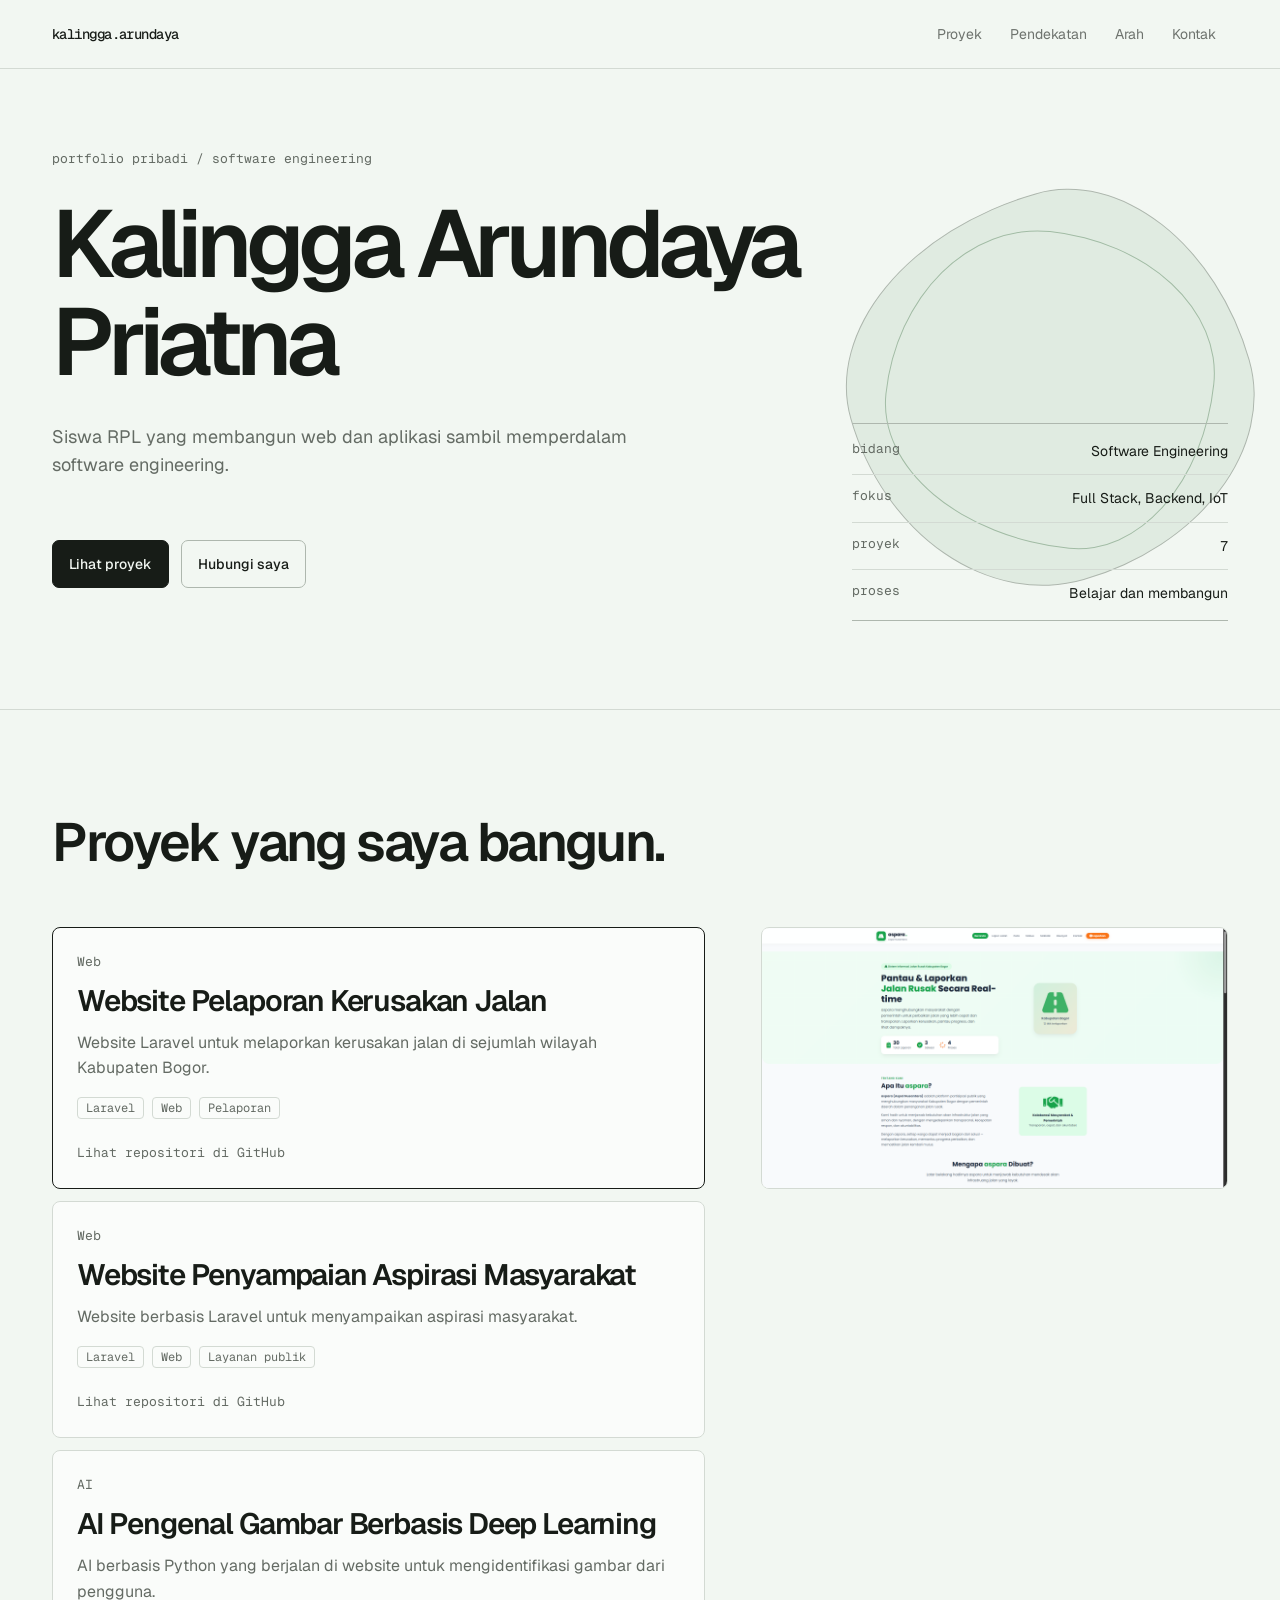
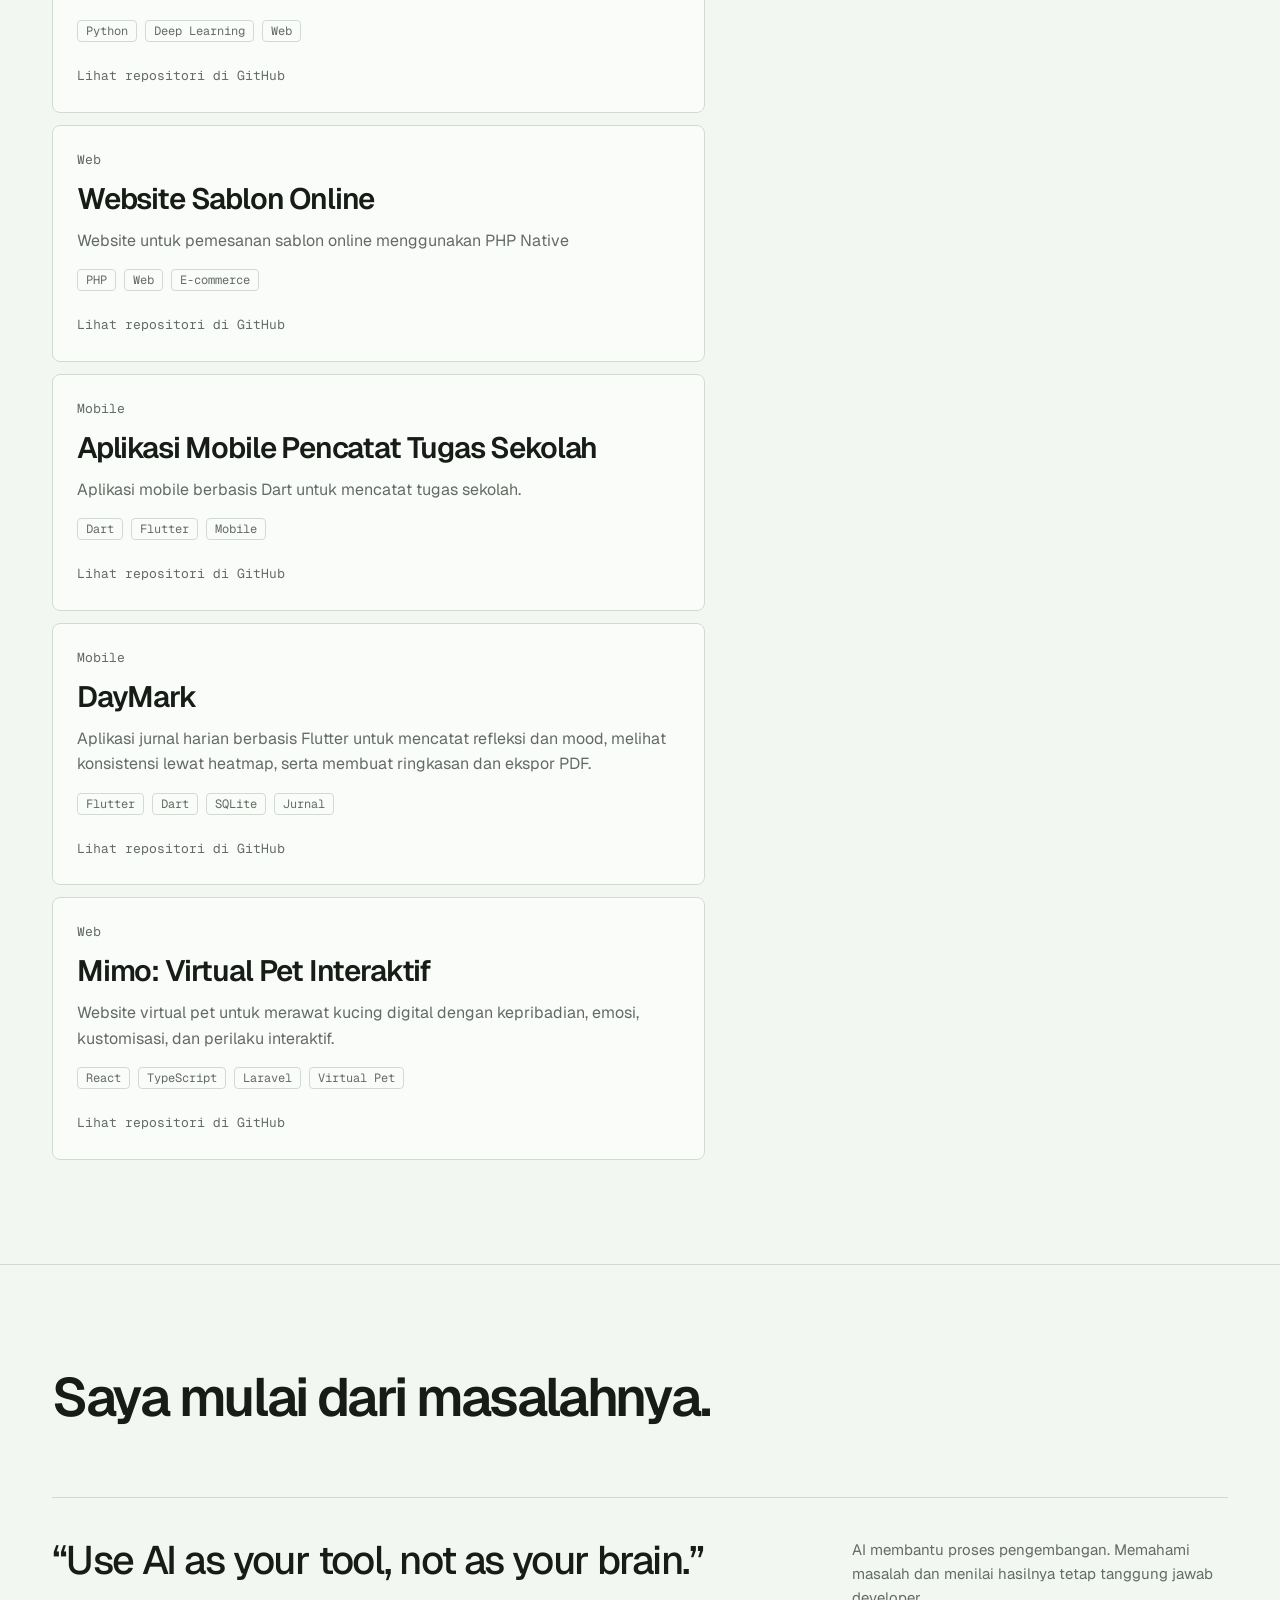
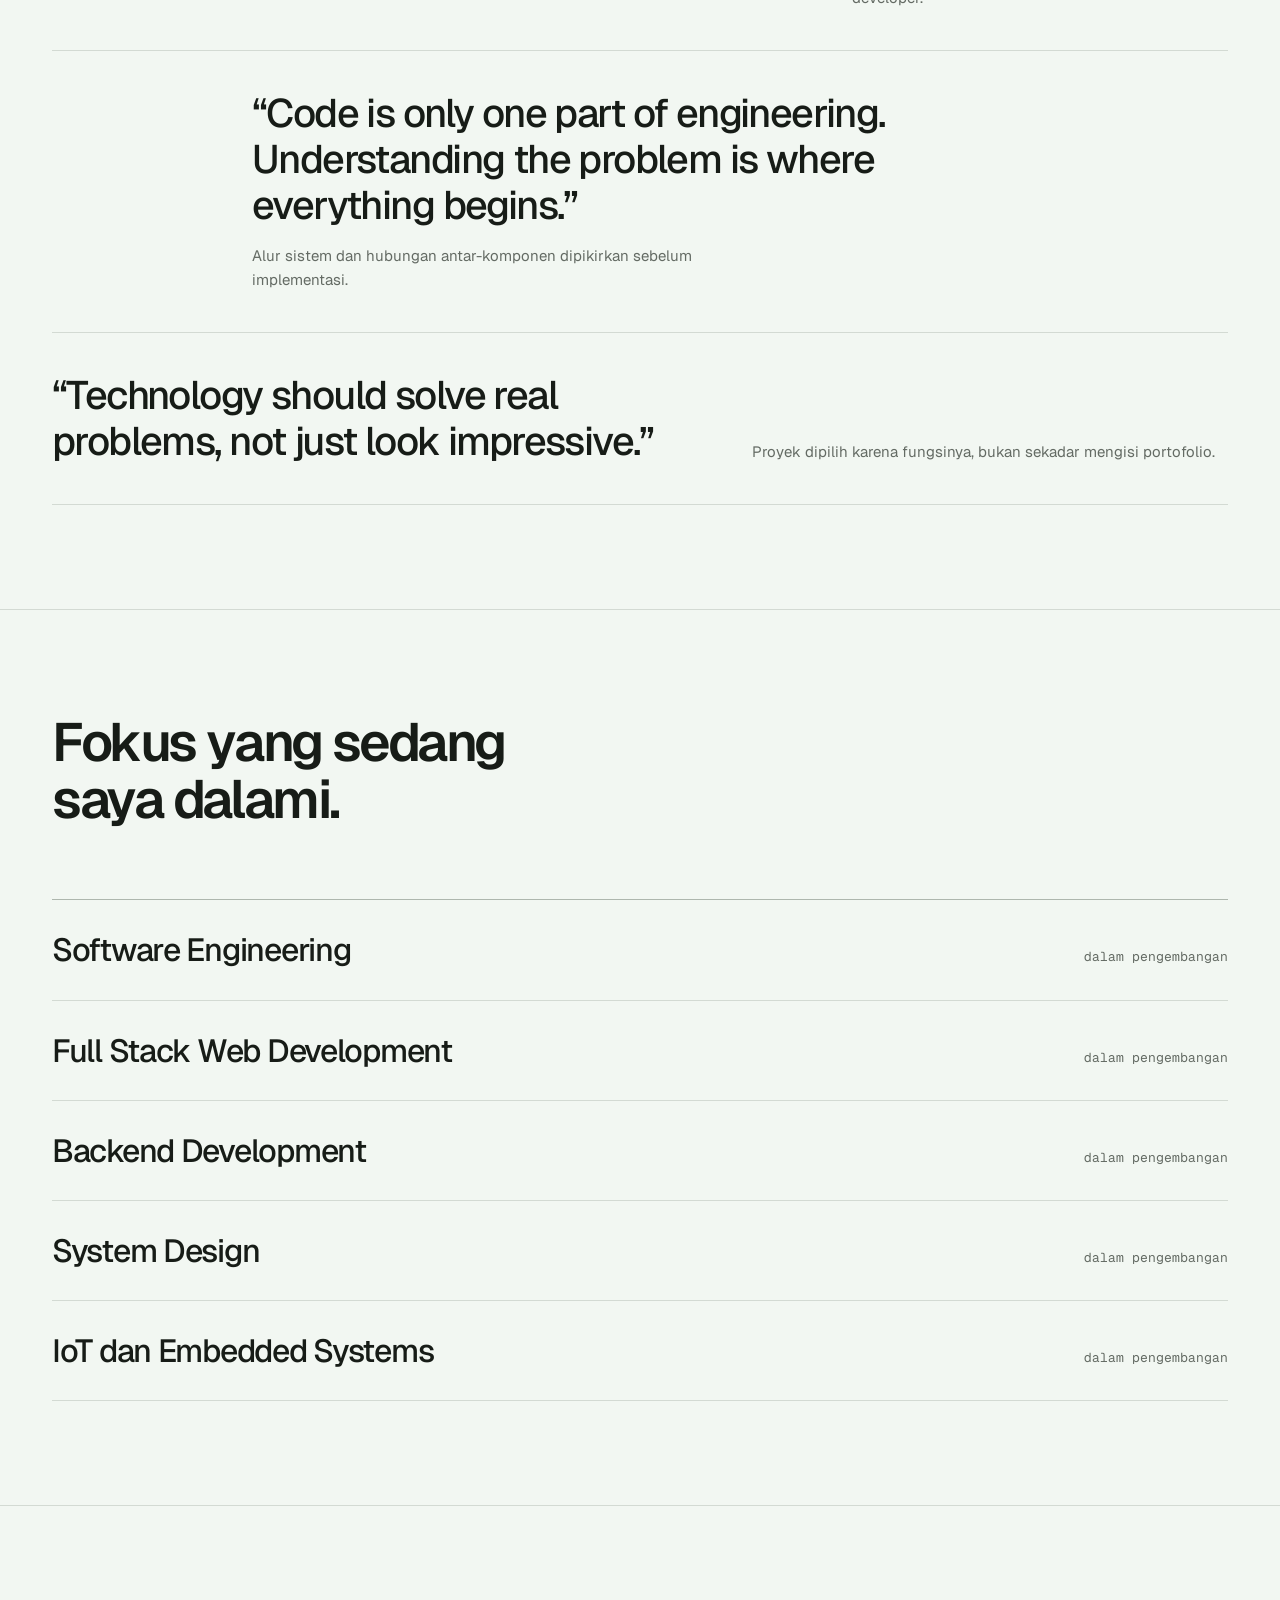
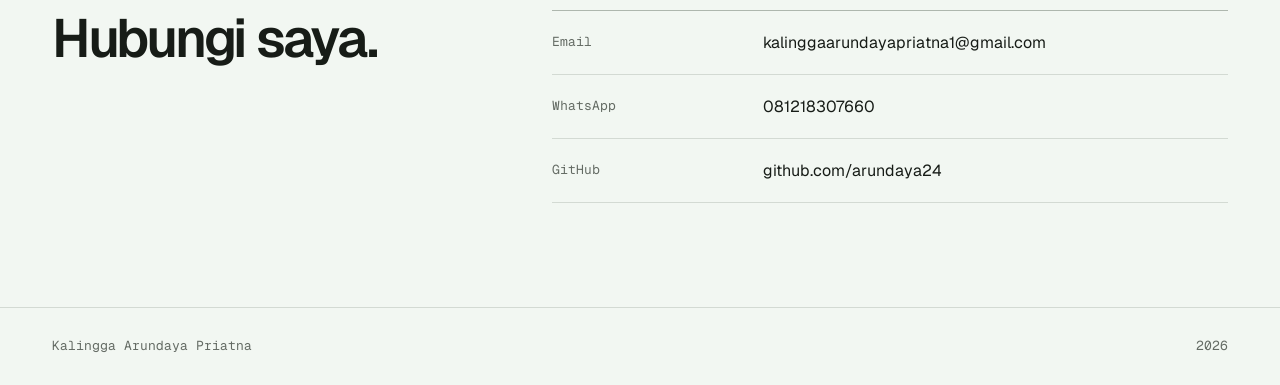
<file: index.html>
<!doctype html>
<html lang="id">
  <head>
    <meta charset="utf-8" />
    <meta name="viewport" content="width=device-width, initial-scale=1" />
    <title>Kalingga Arundaya Priatna | Portofolio</title>
    <meta
      name="description"
      content="Portofolio Kalingga Arundaya Priatna, siswa PPLG yang belajar software engineering lewat membangun web, aplikasi desktop, dan sistem IoT."
    />
    <link rel="preconnect" href="https://fonts.googleapis.com" />
    <link rel="preconnect" href="https://fonts.gstatic.com" crossorigin />
    <link
      href="https://fonts.googleapis.com/css2?family=Geist:wght@400;500;600&family=Geist+Mono:wght@400;500&display=swap"
      rel="stylesheet"
    />
    <link rel="stylesheet" href="style.css" />
    <script type="importmap">
      {
        "imports": {
          "three": "https://cdn.jsdelivr.net/npm/three@0.180.0/build/three.module.js",
          "three/addons/": "https://cdn.jsdelivr.net/npm/three@0.180.0/examples/jsm/"
        }
      }
    </script>
  </head>
  <body>
    <header>
      <div class="wrap">
        <a class="brand" href="#top">kalingga.arundaya</a>
        <nav aria-label="Navigasi utama">
          <a href="#proyek">Proyek</a>
          <a href="#pendekatan">Pendekatan</a>
          <a href="#arah">Arah</a>
          <a href="#kontak">Kontak</a>
        </nav>
      </div>
      <div class="progress" id="progress"></div>
    </header>

    <main id="top">
      <div class="hero">
        <div class="hero-visual" aria-hidden="true">
          <div class="hero-surface-fallback"></div>
          <canvas class="hero-canvas" id="scene"></canvas>
        </div>
        <div class="wrap hero-grid">
          <span class="status mono" data-reveal
            >portfolio pribadi / software engineering</span
          >
          <h1 aria-label="Kalingga Arundaya Priatna">
            <span class="line"
              ><span style="--i: 0">Kalingga Arundaya</span></span
            >
            <span class="line"><span style="--i: 1">Priatna</span></span>
          </h1>
          <p class="lead" data-reveal>
            Siswa RPL yang membangun web dan aplikasi sambil memperdalam
            software engineering.
          </p>
          <div class="actions" data-reveal style="--d: 80ms">
            <div class="mag" data-magnetic>
              <a class="btn btn-primary" href="#proyek">Lihat proyek</a>
            </div>
            <a class="btn" href="#kontak">Hubungi saya</a>
          </div>
          <dl class="meta" data-reveal style="--d: 160ms">
            <div>
              <dt>bidang</dt>
              <dd>Software Engineering</dd>
            </div>
            <div>
              <dt>fokus</dt>
              <dd>Full Stack, Backend, IoT</dd>
            </div>
            <div>
              <dt>proyek</dt>
              <dd class="num" id="count">7</dd>
            </div>
            <div>
              <dt>proses</dt>
              <dd>Belajar dan membangun</dd>
            </div>
          </dl>
        </div>
      </div>

      <section id="proyek">
        <div class="wrap">
          <div class="sec-head">
            <h2 data-reveal>Proyek yang saya bangun.</h2>
            <p class="lead" data-reveal>
              Aplikasi dan website untuk kebutuhan yang berbeda.
            </p>
          </div>
          <div class="work">
            <div id="projects"></div>
            <div
              class="preview"
              id="preview"
              role="group"
              aria-label="Pratinjau gambar proyek"
            ></div>
          </div>
        </div>
      </section>

      <section id="pendekatan">
        <div class="wrap">
          <div class="sec-head">
            <h2 data-reveal>Saya mulai dari masalahnya.</h2>
          </div>
          <div class="principles" id="principles"></div>
        </div>
      </section>

      <section id="arah">
        <div class="wrap">
          <div class="sec-head">
            <h2 data-reveal>Fokus yang sedang saya dalami.</h2>
          </div>
          <div class="focus" id="focus"></div>
        </div>
      </section>

      <section id="kontak">
        <div class="wrap contact-grid">
          <h2 data-reveal>Hubungi saya.</h2>
          <div class="contact" id="contact" data-reveal></div>
        </div>
      </section>
    </main>

    <dialog
      class="image-dialog"
      id="image-dialog"
      aria-labelledby="image-dialog-title"
    >
      <div class="image-dialog-header">
        <h2 class="image-dialog-title" id="image-dialog-title"></h2>
        <button
          class="image-dialog-close"
          id="image-dialog-close"
          type="button"
          aria-label="Tutup pratinjau"
        >
          Tutup
        </button>
      </div>
      <div class="image-dialog-stage" aria-label="Gambar proyek">
        <img class="image-dialog-image" id="image-dialog-image" alt="" />
      </div>
      <div class="image-dialog-controls" aria-label="Kontrol zoom">
        <button id="image-zoom-out" type="button" aria-label="Perkecil gambar">
          -
        </button>
        <output id="image-zoom-level" aria-live="polite">100%</output>
        <button id="image-zoom-in" type="button" aria-label="Perbesar gambar">
          +
        </button>
        <button id="image-zoom-reset" type="button">Atur ulang</button>
      </div>
    </dialog>

    <footer>
      <div class="wrap mono">
        <span>Kalingga Arundaya Priatna</span><span>2026</span>
      </div>
    </footer>

    <script src="main.js"></script>
    <script type="module" src="module.js"></script>
  </body>
</html>
</file>
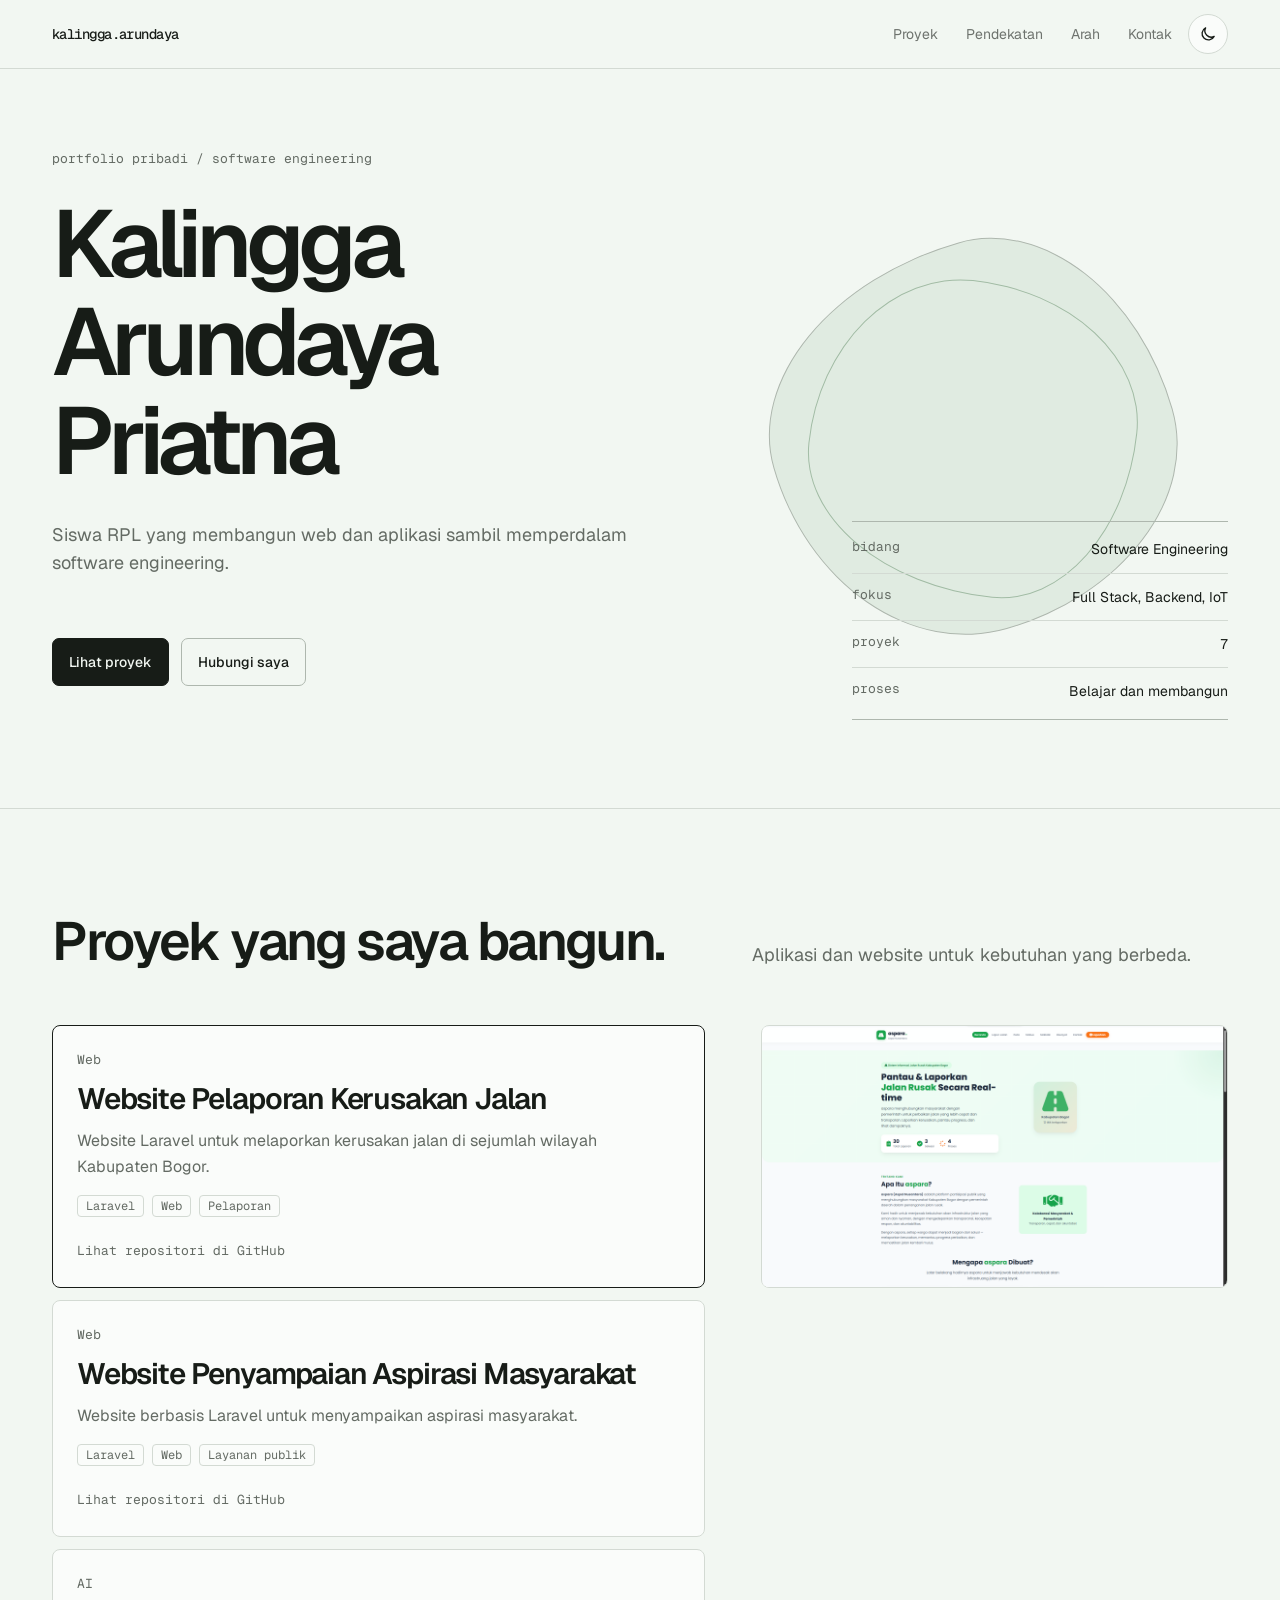
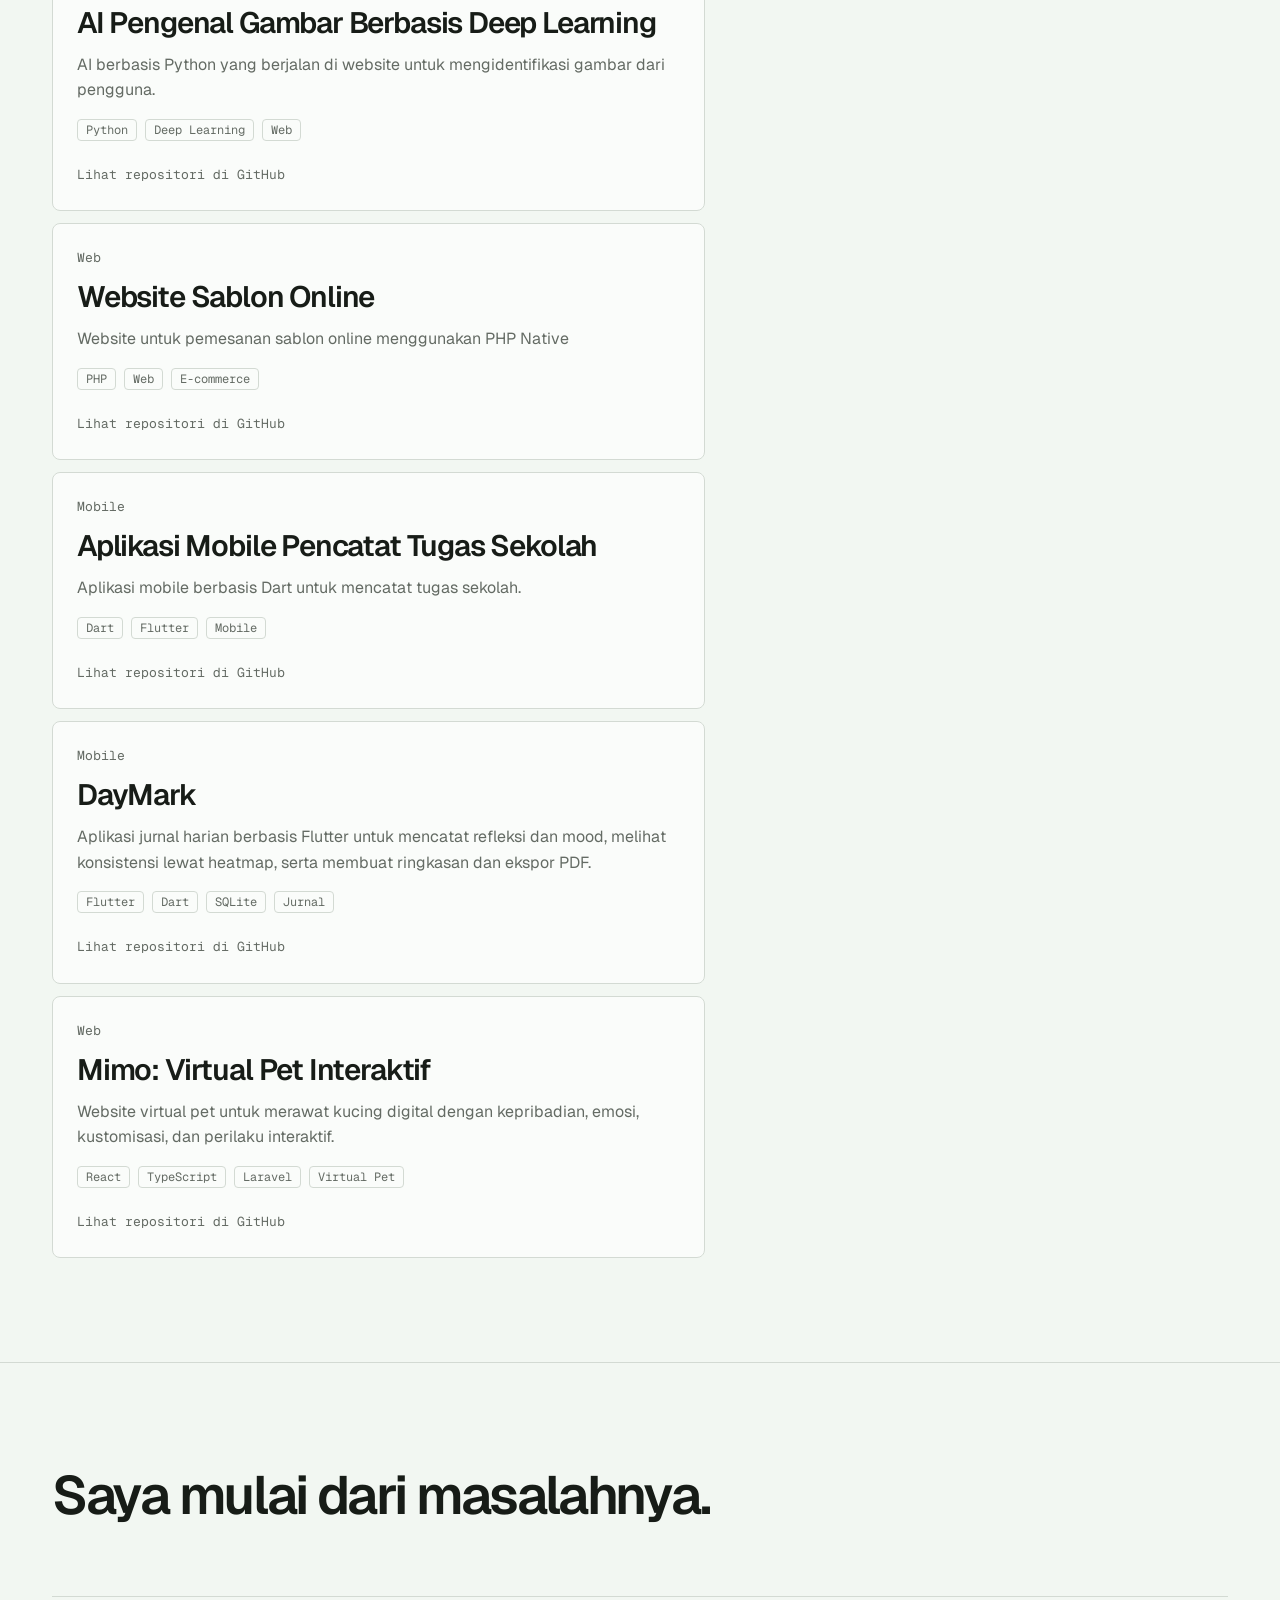
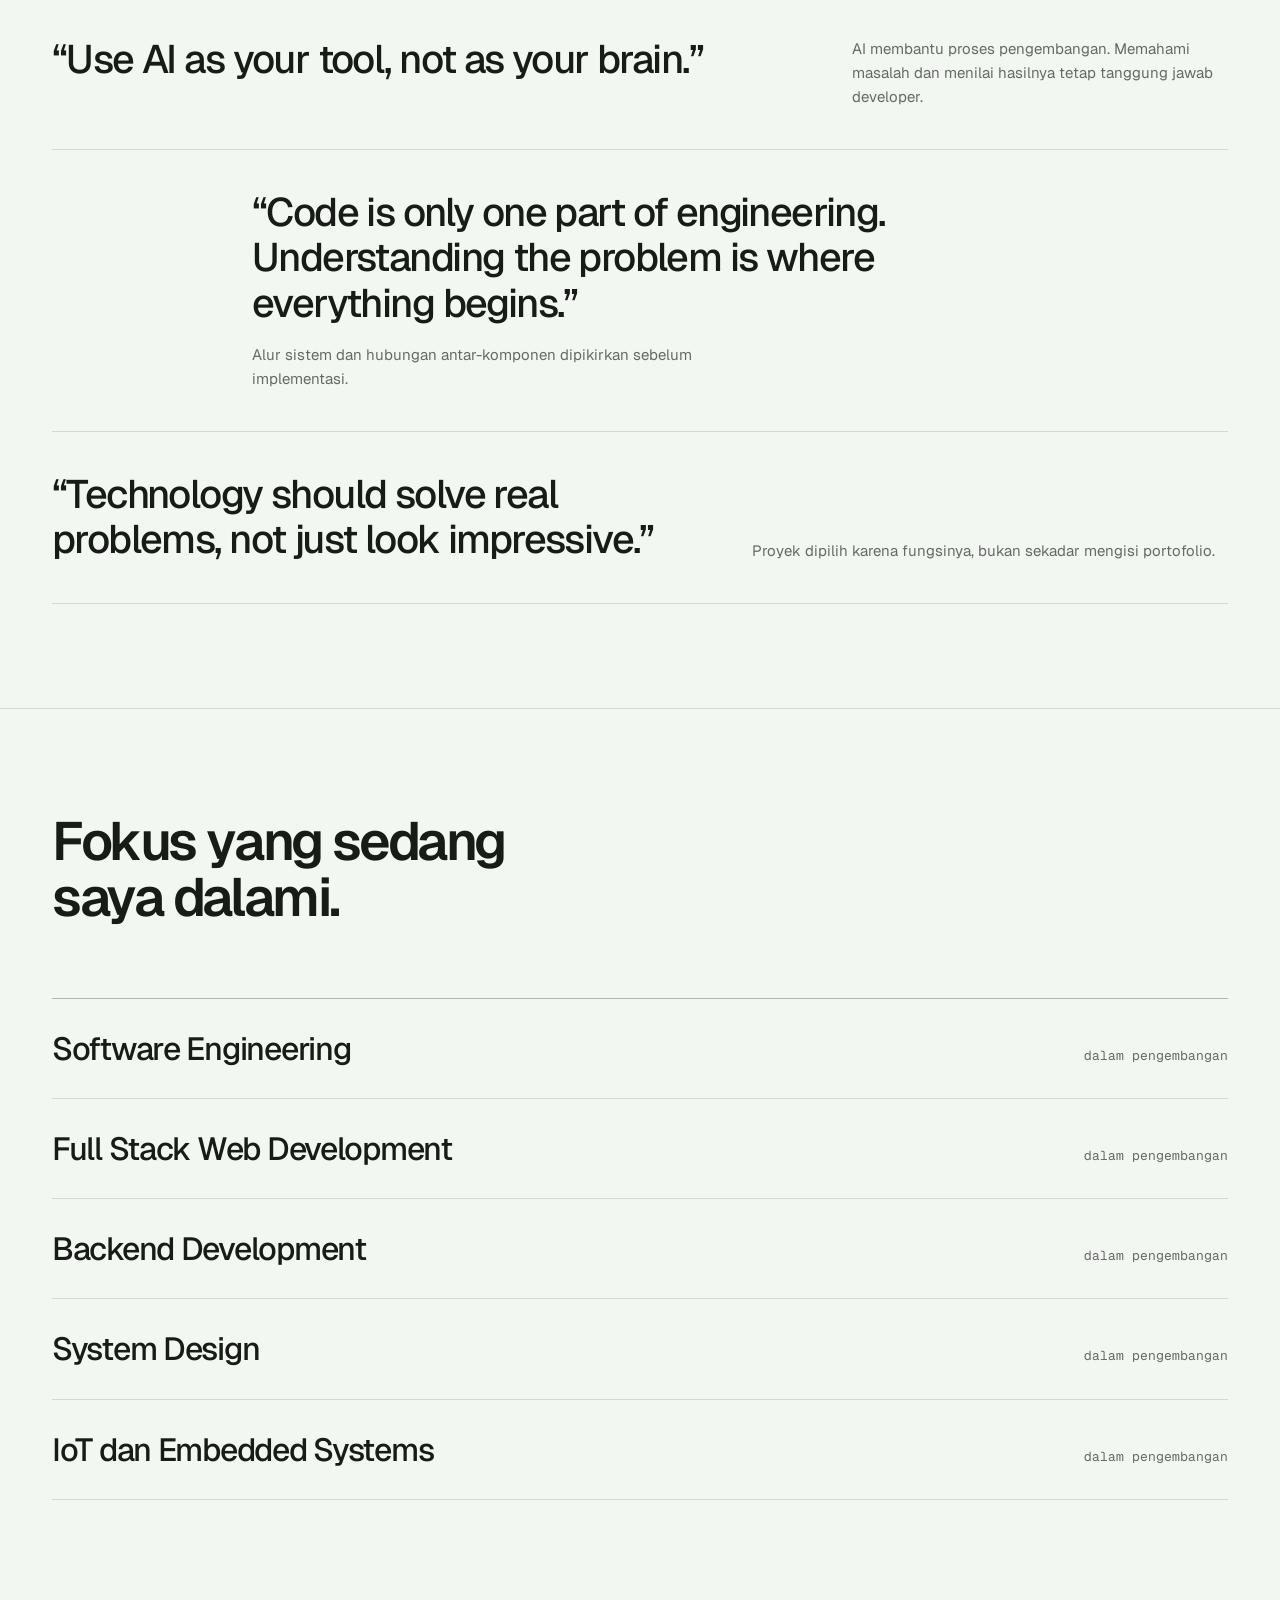
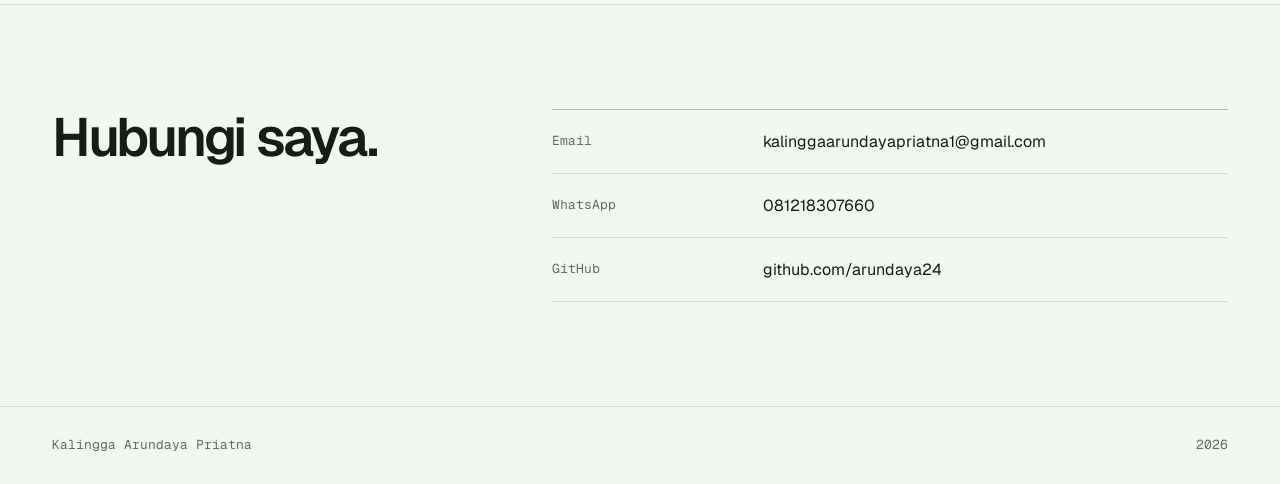
<file: code/index.html>
<!doctype html>
<html lang="id">
  <head>
    <meta charset="utf-8" />
    <meta name="viewport" content="width=device-width, initial-scale=1" />
    <title>Kalingga Arundaya Priatna | Portofolio</title>
    <meta
      name="description"
      content="Portofolio Kalingga Arundaya Priatna, siswa PPLG yang belajar software engineering lewat membangun web, aplikasi desktop, dan sistem IoT."
    />
    <link rel="preconnect" href="https://fonts.googleapis.com" />
    <link rel="preconnect" href="https://fonts.gstatic.com" crossorigin />
    <link
      href="https://fonts.googleapis.com/css2?family=Geist:wght@400;500;600&family=Geist+Mono:wght@400;500&display=swap"
      rel="stylesheet"
    />
    <script>
      (() => {
        try {
          const saved = localStorage.getItem("portfolio-theme");
          const theme =
            saved === "light" || saved === "dark"
              ? saved
              : matchMedia("(prefers-color-scheme: dark)").matches
                ? "dark"
                : "light";
          document.documentElement.dataset.theme = theme;
        } catch {}
      })();
    </script>
    <link rel="stylesheet" href="style.css" />
    <script type="importmap">
      {
        "imports": {
          "three": "https://cdn.jsdelivr.net/npm/three@0.180.0/build/three.module.js",
          "three/addons/": "https://cdn.jsdelivr.net/npm/three@0.180.0/examples/jsm/"
        }
      }
    </script>
  </head>
  <body>
    <header>
      <div class="wrap">
        <a class="brand" href="#top">kalingga.arundaya</a>
        <div class="header-controls">
          <nav aria-label="Navigasi utama">
            <a href="#proyek">Proyek</a>
            <a href="#pendekatan">Pendekatan</a>
            <a href="#arah">Arah</a>
            <a href="#kontak">Kontak</a>
          </nav>
          <button
            class="theme-toggle"
            id="theme-toggle"
            type="button"
            aria-label="Aktifkan mode gelap"
            title="Ganti tema"
          >
            <svg class="theme-icon theme-icon-sun" viewBox="0 0 24 24" aria-hidden="true">
              <circle cx="12" cy="12" r="3.5"></circle>
              <path d="M12 2v2M12 20v2M4.93 4.93l1.42 1.42M17.65 17.65l1.42 1.42M2 12h2M20 12h2M4.93 19.07l1.42-1.42M17.65 6.35l1.42-1.42"></path>
            </svg>
            <svg class="theme-icon theme-icon-moon" viewBox="0 0 24 24" aria-hidden="true">
              <path d="M20.2 15.2A8.5 8.5 0 0 1 8.8 3.8 8.5 8.5 0 1 0 20.2 15.2Z"></path>
            </svg>
          </button>
        </div>
      </div>
      <div class="progress" id="progress"></div>
    </header>

    <main id="top">
      <div class="hero">
        <div class="hero-visual" aria-hidden="true">
          <div class="hero-surface-fallback"></div>
          <canvas class="hero-canvas" id="scene"></canvas>
        </div>
        <div class="wrap hero-grid">
          <span class="status mono" data-reveal
            >portfolio pribadi / software engineering</span
          >
          <h1 aria-label="Kalingga Arundaya Priatna">
            <span class="line"><span style="--i: 0">Kalingga</span></span>
            <span class="line"><span style="--i: 1">Arundaya</span></span>
            <span class="line"><span style="--i: 2">Priatna</span></span>
          </h1>
          <p class="lead" data-reveal>
            Siswa RPL yang membangun web dan aplikasi sambil memperdalam
            software engineering.
          </p>
          <div class="actions" data-reveal style="--d: 80ms">
            <div class="mag" data-magnetic>
              <a class="btn btn-primary" href="#proyek">Lihat proyek</a>
            </div>
            <a class="btn" href="#kontak">Hubungi saya</a>
          </div>
          <dl class="meta" data-reveal style="--d: 160ms">
            <div>
              <dt>bidang</dt>
              <dd>Software Engineering</dd>
            </div>
            <div>
              <dt>fokus</dt>
              <dd>Full Stack, Backend, IoT</dd>
            </div>
            <div>
              <dt>proyek</dt>
              <dd class="num" id="count">7</dd>
            </div>
            <div>
              <dt>proses</dt>
              <dd>Belajar dan membangun</dd>
            </div>
          </dl>
        </div>
      </div>

      <section id="proyek">
        <div class="wrap">
          <div class="sec-head">
            <h2 data-reveal>Proyek yang saya bangun.</h2>
            <p class="lead" data-reveal>
              Aplikasi dan website untuk kebutuhan yang berbeda.
            </p>
          </div>
          <div class="work">
            <div id="projects"></div>
            <div
              class="preview"
              id="preview"
              role="group"
              aria-label="Pratinjau gambar proyek"
            ></div>
          </div>
        </div>
      </section>

      <section id="pendekatan">
        <div class="wrap">
          <div class="sec-head">
            <h2 data-reveal>Saya mulai dari masalahnya.</h2>
          </div>
          <div class="principles" id="principles"></div>
        </div>
      </section>

      <section id="arah">
        <div class="wrap">
          <div class="sec-head">
            <h2 data-reveal>Fokus yang sedang saya dalami.</h2>
          </div>
          <div class="focus" id="focus"></div>
        </div>
      </section>

      <section id="kontak">
        <div class="wrap contact-grid">
          <h2 data-reveal>Hubungi saya.</h2>
          <div class="contact" id="contact" data-reveal></div>
        </div>
      </section>
    </main>

    <dialog
      class="image-dialog"
      id="image-dialog"
      aria-labelledby="image-dialog-title"
    >
      <div class="image-dialog-header">
        <h2 class="image-dialog-title" id="image-dialog-title"></h2>
        <button
          class="image-dialog-close"
          id="image-dialog-close"
          type="button"
          aria-label="Tutup pratinjau"
        >
          Tutup
        </button>
      </div>
      <div class="image-dialog-stage" aria-label="Gambar proyek">
        <img class="image-dialog-image" id="image-dialog-image" alt="" />
      </div>
      <div class="image-dialog-controls" aria-label="Kontrol zoom">
        <button id="image-zoom-out" type="button" aria-label="Perkecil gambar">
          -
        </button>
        <output id="image-zoom-level" aria-live="polite">100%</output>
        <button id="image-zoom-in" type="button" aria-label="Perbesar gambar">
          +
        </button>
        <button id="image-zoom-reset" type="button">Atur ulang</button>
      </div>
    </dialog>

    <footer>
      <div class="wrap mono">
        <span>Kalingga Arundaya Priatna</span><span>2026</span>
      </div>
    </footer>

    <script src="main.js"></script>
    <script type="module" src="module.js"></script>
  </body>
</html>
</file>
<file: style.css>
:root {
  --bg: oklch(97% 0.008 145);
  --surface: oklch(99% 0.004 145);
  --ink: oklch(22% 0.012 145);
  --muted: oklch(52% 0.014 145);
  --line: oklch(88% 0.012 145);
  --line-strong: oklch(77% 0.016 145);
  --accent: oklch(48% 0.12 158);
  --shine: oklch(98% 0.01 145 / 0.22);
  --ease: cubic-bezier(0.22, 1, 0.36, 1);
  --space-3xs: 2px;
  --space-2xs: 4px;
  --space-xs: 8px;
  --space-sm: 12px;
  --space-md: 16px;
  --space-lg: 24px;
  --space-xl: 40px;
  --space-2xl: 64px;
  --space-3xl: 96px;
  --sans:
    "Geist", ui-sans-serif, system-ui, -apple-system, "Segoe UI", Roboto,
    sans-serif;
  --mono:
    "Geist Mono", ui-monospace, SFMono-Regular, Menlo, Consolas, monospace;
  color-scheme: light;
}

@media (prefers-color-scheme: dark) {
  :root {
    --bg: oklch(18% 0.01 145);
    --surface: oklch(22% 0.012 145);
    --ink: oklch(92% 0.008 145);
    --muted: oklch(68% 0.012 145);
    --line: oklch(31% 0.012 145);
    --line-strong: oklch(42% 0.014 145);
    --accent: oklch(74% 0.11 158);
    color-scheme: dark;
  }
}

* {
  box-sizing: border-box;
  margin: 0;
}

html {
  scroll-behavior: smooth;
  scroll-padding-top: 72px;
  overflow-x: clip;
}

body {
  background: var(--bg);
  color: var(--ink);
  font: 400 16px/1.6 var(--sans);
  -webkit-font-smoothing: antialiased;
  font-synthesis: none;
  text-align: left;
  overflow-x: clip;
}

a {
  color: inherit;
  text-decoration: none;
}

:focus-visible {
  outline: 2px solid var(--accent);
  outline-offset: 4px;
  border-radius: 4px;
}

.project h3 a {
  display: inline-block;
  transition: color 0.22s var(--ease), transform 0.22s var(--ease);
}

.project h3 a:hover {
  color: var(--accent);
}

.project h3 a:active {
  transform: scale(0.95);
}

.project:focus-visible {
  border-color: var(--accent);
  outline: 2px solid var(--accent);
  outline-offset: 3px;
  border-radius: 8px;
}

.wrap {
  max-width: 1240px;
  margin: 0 auto;
  padding: 0 32px;
}

.mono {
  font-family: var(--mono);
  font-size: 13px;
}

.muted {
  color: var(--muted);
}

header {
  position: sticky;
  top: 0;
  z-index: 20;
  background: var(--bg);
  border-bottom: 1px solid var(--line);
}

header .wrap {
  display: flex;
  align-items: center;
  justify-content: space-between;
  height: 68px;
}

.brand {
  font: 500 14px var(--mono);
  letter-spacing: -0.04em;
}

nav {
  display: flex;
  gap: var(--space-2xs);
}

nav a {
  position: relative;
  font-size: 14px;
  padding: var(--space-xs) var(--space-sm);
  opacity: 0.6;
  transition:
    opacity 0.4s var(--ease),
    transform 0.2s var(--ease);
}

nav a::after {
  content: "";
  position: absolute;
  left: 10px;
  right: 10px;
  bottom: 2px;
  height: 1px;
  background: var(--ink);
  transform: scaleX(0);
  transform-origin: left;
  transition: transform 0.5s var(--ease);
}

nav a:hover {
  opacity: 1;
}

nav a:hover::after {
  transform: scaleX(1);
}

nav a:active {
  transform: scale(0.95);
}

.progress {
  position: absolute;
  left: 0;
  right: 0;
  bottom: -1px;
  height: 1px;
  background: var(--accent);
  transform: scaleX(0);
  transform-origin: left;
  will-change: transform;
}

.mag {
  display: inline-block;
  transform: translate3d(var(--mx, 0px), var(--my, 0px), 0);
  will-change: transform;
}

.btn {
  position: relative;
  overflow: hidden;
  display: inline-flex;
  align-items: center;
  height: 48px;
  padding: 0 var(--space-md);
  border-radius: 7px;
  border: 1px solid var(--line-strong);
  font: 500 14px var(--sans);
  color: var(--ink);
  cursor: pointer;
  transition:
    transform 0.22s var(--ease),
    color 0.22s var(--ease),
    background-color 0.22s var(--ease),
    border-color 0.22s var(--ease);
}

.btn::before {
  content: "";
  position: absolute;
  inset: 0;
  border: 1px solid var(--ink);
  border-radius: 7px;
  opacity: 0;
  transition: opacity 0.4s var(--ease);
}

.btn:hover::before {
  opacity: 1;
}

.btn:active {
  transform: scale(0.95);
}

.btn-primary {
  background: var(--ink);
  color: var(--bg);
  border-color: var(--ink);
}

.btn-primary::before {
  display: none;
}

.btn-primary::after {
  content: "";
  position: absolute;
  inset: 0;
  background: linear-gradient(100deg,
      transparent 35%,
      var(--shine) 50%,
      transparent 65%);
  transform: translate3d(-120%, 0, 0);
  animation: shimmer 5.2s var(--ease) infinite;
}

@keyframes shimmer {

  0%,
  55% {
    transform: translate3d(-120%, 0, 0);
  }

  100% {
    transform: translate3d(120%, 0, 0);
  }
}

.hero {
  position: relative;
  isolation: isolate;
  overflow: clip;
  padding: 80px 0 88px;
  border-bottom: 1px solid var(--line);
}

.hero-visual {
  position: absolute;
  inset: 0 0 0 auto;
  z-index: 0;
  display: grid;
  width: 36%;
  place-items: center;
  pointer-events: none;
}

.hero-canvas {
  position: absolute;
  inset: 0;
  display: block;
  width: 100%;
  height: 100%;
  opacity: 0.62;
  pointer-events: none;
}

.hero-surface-fallback {
  position: absolute;
  width: min(34vw, 400px);
  aspect-ratio: 1.04;
  border: 1px solid var(--line-strong);
  border-radius: 60% 40% 55% 45% / 43% 57% 43% 57%;
  background: color-mix(in oklch, var(--accent) 12%, var(--surface));
  transform: rotate(-16deg);
  transition: opacity 0.6s var(--ease);
}

.hero-surface-fallback::after {
  position: absolute;
  inset: 9%;
  border: 1px solid color-mix(in oklch, var(--accent) 28%, var(--line));
  border-radius: 45% 55% 39% 61% / 57% 43% 57% 43%;
  content: "";
  transform: rotate(22deg);
}

.webgl-on .hero-surface-fallback {
  opacity: 0;
}

.hero-grid {
  position: relative;
  z-index: 1;
  display: grid;
  grid-template-columns: repeat(12, 1fr);
  column-gap: var(--space-lg);
  row-gap: 28px;
}

.status {
  grid-column: 1/-1;
  color: var(--muted);
}

h1 {
  grid-column: 1/10;
  font-size: clamp(48px, 7.4vw, 96px);
  line-height: 0.98;
  font-weight: 600;
  letter-spacing: -0.065em;
  text-wrap: balance;
  overflow-wrap: break-word;
  min-width: 0;
}

.line {
  display: block;
  overflow: hidden;
  padding-bottom: 0.06em;
}

.line>span {
  display: block;
  transform: translate3d(0, 108%, 0);
  animation: lineUp 0.8s var(--ease) forwards;
  animation-delay: calc(var(--i) * 90ms + 120ms);
}

@keyframes lineUp {
  to {
    transform: translate3d(0, 0, 0);
  }
}

.lead {
  grid-column: 1/7;
  max-width: 48ch;
  color: var(--muted);
  font-size: 18px;
  line-height: 1.55;
}

.actions {
  grid-column: 1/7;
  display: flex;
  flex-wrap: wrap;
  gap: var(--space-sm);
}

.meta {
  grid-column: 9/13;
  grid-row: 3/5;
  align-self: end;
  padding: var(--space-2xs) 0;
  border-top: 1px solid var(--line-strong);
  border-bottom: 1px solid var(--line-strong);
}

.meta div {
  display: flex;
  justify-content: space-between;
  gap: var(--space-md);
  padding: var(--space-sm) 0;
  border-bottom: 1px solid var(--line);
  font-size: 14px;
}

.meta div:last-child {
  border-bottom: 0;
}

.meta dt {
  font: 400 13px var(--mono);
  color: var(--muted);
}

.meta dd {
  text-align: right;
}

.meta dd.num {
  font-family: var(--mono);
}

section {
  padding: 104px 0;
  border-bottom: 1px solid var(--line);
}

.sec-head {
  display: grid;
  grid-template-columns: repeat(12, 1fr);
  column-gap: var(--space-lg);
  row-gap: 20px;
}

.sec-head .label {
  grid-column: 1/-1;
  color: var(--muted);
}

h2 {
  grid-column: 1/8;
  font-size: clamp(32px, 4.2vw, 56px);
  line-height: 1.05;
  font-weight: 600;
  letter-spacing: -0.045em;
  text-wrap: balance;
  overflow-wrap: break-word;
  min-width: 0;
}

.sec-head .lead {
  grid-column: 8/13;
  align-self: end;
}

.work {
  display: grid;
  grid-template-columns: minmax(0, 7fr) minmax(0, 5fr);
  gap: 56px;
  margin-top: 56px;
  align-items: start;
}

#projects {
  display: grid;
  gap: var(--space-sm);
}

.project {
  position: relative;
  min-width: 0;
  padding: var(--space-lg);
  border: 1px solid var(--line);
  border-radius: 8px;
  background: var(--surface);
  cursor: default;
  outline-offset: -4px;
  transition: border-color 0.26s var(--ease);
}

.project:hover,
.project.on {
  border-color: var(--ink);
}

.project .type {
  display: block;
  color: var(--muted);
  margin-bottom: var(--space-sm);
}

.project h3 {
  font-size: clamp(22px, 2.3vw, 30px);
  line-height: 1.12;
  font-weight: 600;
  letter-spacing: -0.04em;
  text-wrap: balance;
}

.project p {
  margin-top: var(--space-sm);
  max-width: 54ch;
  color: var(--muted);
}

.project-github {
  display: inline-flex;
  margin-top: var(--space-lg);
  color: var(--muted);
  transition: color 0.22s var(--ease);
}

.project-github:hover {
  color: var(--accent);
}

.tags {
  display: flex;
  flex-wrap: wrap;
  gap: var(--space-xs);
  margin-top: var(--space-md);
}

.tags span {
  font: 400 12px var(--mono);
  border: 1px solid var(--line);
  border-radius: 4px;
  padding: var(--space-3xs) var(--space-xs);
  color: var(--muted);
}

.m-cover {
  display: none;
}

.preview {
  position: sticky;
  top: 92px;
  aspect-ratio: 4/5;
  border: 1px solid var(--line);
  border-radius: 8px;
  overflow: hidden;
  background: var(--surface);
}

.preview .cover {
  position: absolute;
  inset: 0;
  opacity: 0;
  pointer-events: none;
  transition: opacity 0.7s var(--ease);
}

.preview .cover.on {
  opacity: 1;
  pointer-events: auto;
}

.cover {
  position: relative;
  overflow: hidden;
  background-color: var(--surface);
}

.cover img {
  position: absolute;
  inset: 0;
  width: 100%;
  height: 100%;
  object-fit: cover;
}

.cover .tag {
  position: absolute;
  left: 14px;
  bottom: 14px;
  background: var(--bg);
  border: 1px solid var(--line);
  border-radius: 6px;
  padding: var(--space-3xs) var(--space-xs);
  color: var(--muted);
}

.cover.has-img .tag {
  display: none;
}

.preview .cover.has-img,
.m-cover .cover.has-img {
  cursor: zoom-in;
}

.image-dialog {
  width: min(94vw, 1100px);
  max-width: 94vw;
  max-height: 94vh;
  margin: auto;
  padding: var(--space-md);
  border: 1px solid var(--line-strong);
  border-radius: 12px;
  background: var(--surface);
  color: var(--ink);
}

.image-dialog::backdrop {
  background: rgb(0 0 0 / 0.78);
}

.image-dialog-header {
  display: flex;
  align-items: center;
  justify-content: space-between;
  gap: var(--space-md);
}

.image-dialog-title {
  min-width: 0;
  font-size: clamp(20px, 3vw, 30px);
  overflow-wrap: anywhere;
}

.image-dialog-stage {
  display: grid;
  place-items: center;
  max-height: 76vh;
  margin: var(--space-md) 0;
  overflow: auto;
}

.image-dialog-image {
  display: block;
  max-width: 100%;
  max-height: 74vh;
  width: auto;
  height: auto;
  cursor: zoom-in;
  transform-origin: center;
  transition: transform 0.2s var(--ease);
}

.image-dialog-image.zoomed {
  cursor: zoom-out;
}

.image-dialog-controls {
  display: flex;
  align-items: center;
  justify-content: center;
  gap: var(--space-sm);
}

.image-dialog-close,
.image-dialog-controls button {
  min-height: 40px;
  padding: 0 var(--space-sm);
  border: 1px solid var(--line-strong);
  border-radius: 6px;
  background: var(--surface);
  color: var(--ink);
  font: 500 14px var(--sans);
  cursor: pointer;
}

.image-dialog-close:hover,
.image-dialog-controls button:hover:not(:disabled) {
  border-color: var(--accent);
  color: var(--accent);
}

.image-dialog-controls button:disabled {
  color: var(--muted);
  cursor: default;
  opacity: 0.55;
}

.pat0 {
  background-image:
    linear-gradient(var(--line) 1px, transparent 1px),
    linear-gradient(90deg, var(--line) 1px, transparent 1px);
  background-size: 24px 24px;
}

.pat1 {
  background-image: radial-gradient(var(--line-strong) 1px,
      transparent 1.3px);
  background-size: 16px 16px;
}

.pat2 {
  background-image: repeating-linear-gradient(135deg,
      var(--line) 0 1px,
      transparent 1px 14px);
}

.pat3 {
  background-image: repeating-radial-gradient(circle at 85% 110%,
      var(--line) 0 1px,
      transparent 1px 18px);
}

.principle {
  display: grid;
  grid-template-columns: repeat(12, 1fr);
  column-gap: var(--space-lg);
  row-gap: var(--space-md);
  padding: var(--space-xl) 0;
  border-top: 1px solid var(--line);
}

.principles {
  margin-top: 72px;
}

.principle:last-child {
  border-bottom: 1px solid var(--line);
}

.principle q {
  grid-column: 1/9;
  font-size: clamp(24px, 3.1vw, 40px);
  line-height: 1.15;
  letter-spacing: -0.04em;
  font-weight: 500;
  quotes: "\201C" "\201D";
}

.principle p {
  grid-column: 9/13;
  align-self: end;
  color: var(--muted);
  font-size: 15px;
}

.principle:nth-child(2) q {
  grid-column: 3/11;
}

.principle:nth-child(2) p {
  grid-column: 3/8;
}

.principle:nth-child(3) q {
  grid-column: 1/8;
}

.principle:nth-child(3) p {
  grid-column: 8/13;
}

.focus {
  margin-top: 72px;
  border-top: 1px solid var(--line-strong);
}

.focus-row {
  display: flex;
  justify-content: space-between;
  align-items: baseline;
  gap: var(--space-lg);
  padding: var(--space-lg) 0;
  border-bottom: 1px solid var(--line);
}

.focus-row span:first-child {
  font-size: clamp(22px, 2.6vw, 32px);
  font-weight: 500;
  letter-spacing: -0.04em;
  transition: color 0.22s var(--ease);
}

.focus-row:hover span:first-child {
  color: var(--accent);
}

.focus-row .mono {
  color: var(--muted);
}

.contact-grid {
  display: grid;
  grid-template-columns: repeat(12, 1fr);
  column-gap: var(--space-lg);
  row-gap: var(--space-lg);
}

.contact-grid h2 {
  grid-column: 1/6;
}

.contact {
  grid-column: 6/13;
  display: grid;
  grid-template-columns: minmax(0, 1fr);
  border-top: 1px solid var(--line-strong);
}

.contact-link {
  display: grid;
  grid-template-columns: minmax(90px, 0.6fr) minmax(0, 1.4fr);
  align-items: center;
  gap: var(--space-sm);
  min-height: 64px;
  border-bottom: 1px solid var(--line);
  transition: color 0.22s var(--ease);
}

.contact-link:hover {
  color: var(--accent);
}

.contact-link .contact-name {
  color: var(--muted);
}

.contact-link .contact-value {
  min-width: 0;
  overflow-wrap: anywhere;
}

footer {
  padding: 28px 0;
  color: var(--muted);
}

footer .wrap {
  display: flex;
  justify-content: space-between;
  gap: var(--space-md);
  flex-wrap: wrap;
}

.js [data-reveal] {
  opacity: 0;
  transform: translate3d(0, 8px, 0);
  transition:
    opacity 0.6s var(--ease),
    transform 0.6s var(--ease);
  transition-delay: var(--d, 0ms);
}

.js [data-reveal].in {
  opacity: 1;
  transform: translate3d(0, 0, 0);
}

@media (max-width: 1100px) and (min-width: 901px) {
  h1 {
    grid-column: 1/-1;
    font-size: clamp(66px, 8vw, 88px);
  }
}

@media (max-width: 900px) {
  .wrap {
    padding: 0 var(--space-lg);
  }

  .hero {
    padding: var(--space-2xl) 0;
  }

  .hero-visual {
    width: 40%;
    opacity: 0.55;
  }

  .hero-canvas {
    display: none;
  }

  .hero-grid,
  .sec-head,
  .principle,
  .contact-grid {
    display: flex;
    flex-direction: column;
    align-items: flex-start;
  }

  .meta {
    width: 100%;
  }

  h1 {
    font-size: clamp(48px, 9.5vw, 80px);
  }

  .work {
    grid-template-columns: minmax(0, 1fr);
    gap: 0;
    margin-top: var(--space-xl);
  }

  .preview {
    display: none;
  }

  .m-cover {
    display: block;
    position: relative;
    aspect-ratio: 16/10;
    margin-top: 20px;
    border: 1px solid var(--line);
    border-radius: 6px;
    overflow: hidden;
  }

  .m-cover .cover {
    position: absolute;
    inset: 0;
  }

  .contact {
    width: 100%;
  }

  section {
    padding: var(--space-2xl) 0;
  }

  .principles,
  .focus {
    margin-top: 48px;
  }

  nav a:nth-child(3) {
    display: none;
  }
}

@media (max-width: 560px) {
  .wrap {
    padding: 0 20px;
  }

  header .wrap {
    height: 60px;
  }

  nav {
    gap: 0;
  }

  nav a {
    padding: var(--space-xs);
    font-size: 13px;
  }

  nav a:nth-child(2) {
    display: none;
  }

  h1 {
    font-size: clamp(44px, 11vw, 64px);
  }

  .hero-surface-fallback {
    width: min(55vw, 260px);
  }

  .project {
    padding: 20px;
  }

  .contact-link {
    grid-template-columns: minmax(74px, 0.5fr) minmax(0, 1.5fr);
    gap: var(--space-sm);
  }
}

@media (prefers-reduced-motion: reduce) {

  *,
  *::before,
  *::after {
    animation: none !important;
    transition: none !important;
  }

  .line>span {
    transform: none;
  }

  .js [data-reveal] {
    opacity: 1;
    transform: none;
  }

  html {
    scroll-behavior: auto;
  }
}
</file>
<file: code/style.css>
:root {
  --bg: oklch(97% 0.008 145);
  --surface: oklch(99% 0.004 145);
  --ink: oklch(22% 0.012 145);
  --muted: oklch(52% 0.014 145);
  --line: oklch(88% 0.012 145);
  --line-strong: oklch(77% 0.016 145);
  --accent: oklch(48% 0.12 158);
  --shine: oklch(98% 0.01 145 / 0.22);
  --ease: cubic-bezier(0.22, 1, 0.36, 1);
  --space-3xs: 2px;
  --space-2xs: 4px;
  --space-xs: 8px;
  --space-sm: 12px;
  --space-md: 16px;
  --space-lg: 24px;
  --space-xl: 40px;
  --space-2xl: 64px;
  --space-3xl: 96px;
  --sans:
    "Geist", ui-sans-serif, system-ui, -apple-system, "Segoe UI", Roboto,
    sans-serif;
  --mono:
    "Geist Mono", ui-monospace, SFMono-Regular, Menlo, Consolas, monospace;
  color-scheme: light;
}

@media (prefers-color-scheme: dark) {
  :root:not([data-theme]) {
    --bg: oklch(18% 0.01 145);
    --surface: oklch(22% 0.012 145);
    --ink: oklch(92% 0.008 145);
    --muted: oklch(68% 0.012 145);
    --line: oklch(31% 0.012 145);
    --line-strong: oklch(42% 0.014 145);
    --accent: oklch(74% 0.11 158);
    color-scheme: dark;
  }
}

:root[data-theme="light"] {
  --bg: oklch(97% 0.008 145);
  --surface: oklch(99% 0.004 145);
  --ink: oklch(22% 0.012 145);
  --muted: oklch(52% 0.014 145);
  --line: oklch(88% 0.012 145);
  --line-strong: oklch(77% 0.016 145);
  --accent: oklch(48% 0.12 158);
  --shine: oklch(98% 0.01 145 / 0.22);
  color-scheme: light;
}

:root[data-theme="dark"] {
  --bg: oklch(18% 0.01 145);
  --surface: oklch(22% 0.012 145);
  --ink: oklch(92% 0.008 145);
  --muted: oklch(68% 0.012 145);
  --line: oklch(31% 0.012 145);
  --line-strong: oklch(42% 0.014 145);
  --accent: oklch(74% 0.11 158);
  --shine: oklch(98% 0.01 145 / 0.22);
  color-scheme: dark;
}

* {
  box-sizing: border-box;
  margin: 0;
}

html {
  scroll-behavior: smooth;
  scroll-padding-top: 72px;
  overflow-x: clip;
}

body {
  background: var(--bg);
  color: var(--ink);
  font: 400 16px/1.6 var(--sans);
  -webkit-font-smoothing: antialiased;
  font-synthesis: none;
  text-align: left;
  overflow-x: clip;
  transition: background-color 0.35s var(--ease), color 0.35s var(--ease);
}

a {
  color: inherit;
  text-decoration: none;
}

:focus-visible {
  outline: 2px solid var(--accent);
  outline-offset: 4px;
  border-radius: 4px;
}

.project h3 a {
  display: inline-block;
  transition: color 0.22s var(--ease), transform 0.22s var(--ease);
}

.project h3 a:hover {
  color: var(--accent);
}

.project h3 a:active {
  transform: scale(0.95);
}

.project:focus-visible {
  border-color: var(--accent);
  outline: 2px solid var(--accent);
  outline-offset: 3px;
  border-radius: 8px;
}

.wrap {
  max-width: 1240px;
  margin: 0 auto;
  padding: 0 32px;
}

.mono {
  font-family: var(--mono);
  font-size: 13px;
}

.muted {
  color: var(--muted);
}

header {
  position: sticky;
  top: 0;
  z-index: 20;
  background: var(--bg);
  border-bottom: 1px solid var(--line);
}

header .wrap {
  display: flex;
  align-items: center;
  justify-content: space-between;
  height: 68px;
}

.brand {
  font: 500 14px var(--mono);
  letter-spacing: -0.04em;
}

nav {
  display: flex;
  gap: var(--space-2xs);
}

nav a {
  position: relative;
  font-size: 14px;
  padding: var(--space-xs) var(--space-sm);
  opacity: 0.6;
  transition:
    opacity 0.4s var(--ease),
    transform 0.2s var(--ease);
}

nav a::after {
  content: "";
  position: absolute;
  left: 10px;
  right: 10px;
  bottom: 2px;
  height: 1px;
  background: var(--ink);
  transform: scaleX(0);
  transform-origin: left;
  transition: transform 0.5s var(--ease);
}

nav a:hover {
  opacity: 1;
}

nav a:hover::after {
  transform: scaleX(1);
}

nav a:active {
  transform: scale(0.95);
}

.header-controls,
.theme-toggle {
  flex: none;
}

.header-controls {
  display: flex;
  align-items: center;
  gap: var(--space-2xs);
  margin-left: auto;
}

.theme-toggle {
  display: inline-grid;
  place-items: center;
  width: 40px;
  height: 40px;
  margin-left: 0;
  padding: 0;
  border: 1px solid var(--line);
  border-radius: 50%;
  background: var(--surface);
  color: var(--ink);
  cursor: pointer;
  transition:
    border-color 0.22s var(--ease),
    color 0.22s var(--ease),
    transform 0.22s var(--ease);
}

.theme-toggle:hover {
  border-color: var(--accent);
  color: var(--accent);
}

.theme-toggle:active {
  transform: scale(0.92);
}

.theme-icon {
  width: 18px;
  height: 18px;
  fill: none;
  stroke: currentColor;
  stroke-width: 1.8;
  stroke-linecap: round;
  stroke-linejoin: round;
}

:root[data-theme="light"] .theme-icon-sun,
:root[data-theme="dark"] .theme-icon-moon {
  display: none;
}

.progress {
  position: absolute;
  left: 0;
  right: 0;
  bottom: -1px;
  height: 1px;
  background: var(--accent);
  transform: scaleX(0);
  transform-origin: left;
  will-change: transform;
}

.mag {
  display: inline-block;
  transform: translate3d(var(--mx, 0px), var(--my, 0px), 0);
  will-change: transform;
}

.btn {
  position: relative;
  overflow: hidden;
  display: inline-flex;
  align-items: center;
  height: 48px;
  padding: 0 var(--space-md);
  border-radius: 7px;
  border: 1px solid var(--line-strong);
  font: 500 14px var(--sans);
  color: var(--ink);
  cursor: pointer;
  transition:
    transform 0.22s var(--ease),
    color 0.22s var(--ease),
    background-color 0.22s var(--ease),
    border-color 0.22s var(--ease);
}

.btn::before {
  content: "";
  position: absolute;
  inset: 0;
  border: 1px solid var(--ink);
  border-radius: 7px;
  opacity: 0;
  transition: opacity 0.4s var(--ease);
}

.btn:hover::before {
  opacity: 1;
}

.btn:active {
  transform: scale(0.95);
}

.btn-primary {
  background: var(--ink);
  color: var(--bg);
  border-color: var(--ink);
}

.btn-primary::before {
  display: none;
}

.btn-primary::after {
  content: "";
  position: absolute;
  inset: 0;
  background: linear-gradient(100deg,
      transparent 35%,
      var(--shine) 50%,
      transparent 65%);
  transform: translate3d(-120%, 0, 0);
  animation: shimmer 5.2s var(--ease) infinite;
}

@keyframes shimmer {

  0%,
  55% {
    transform: translate3d(-120%, 0, 0);
  }

  100% {
    transform: translate3d(120%, 0, 0);
  }
}

.hero {
  position: relative;
  isolation: isolate;
  overflow: clip;
  padding: 80px 0 88px;
  border-bottom: 1px solid var(--line);
}

.hero-visual {
  position: absolute;
  inset: 0 0 0 auto;
  z-index: 0;
  display: grid;
  width: 48%;
  place-items: center;
  pointer-events: none;
}

.hero-canvas {
  position: absolute;
  inset: 0;
  display: block;
  width: 100%;
  height: 100%;
  opacity: 0.62;
  pointer-events: none;
}

.hero-surface-fallback {
  position: absolute;
  width: min(34vw, 400px);
  aspect-ratio: 1.04;
  border: 1px solid var(--line-strong);
  border-radius: 60% 40% 55% 45% / 43% 57% 43% 57%;
  background: color-mix(in oklch, var(--accent) 12%, var(--surface));
  transform: rotate(-16deg);
  transition: opacity 0.6s var(--ease);
}

.hero-surface-fallback::after {
  position: absolute;
  inset: 9%;
  border: 1px solid color-mix(in oklch, var(--accent) 28%, var(--line));
  border-radius: 45% 55% 39% 61% / 57% 43% 57% 43%;
  content: "";
  transform: rotate(22deg);
}

.webgl-on .hero-surface-fallback {
  opacity: 0;
}

.hero-grid {
  position: relative;
  z-index: 1;
  display: grid;
  grid-template-columns: repeat(12, 1fr);
  column-gap: var(--space-lg);
  row-gap: 28px;
}

.status {
  grid-column: 1/-1;
  color: var(--muted);
}

h1 {
  grid-column: 1/10;
  font-size: clamp(48px, 7.4vw, 96px);
  line-height: 0.98;
  font-weight: 600;
  letter-spacing: -0.065em;
  text-wrap: balance;
  overflow-wrap: break-word;
  min-width: 0;
}

.line {
  display: block;
  overflow: hidden;
  padding-bottom: 0.06em;
}

.line>span {
  display: block;
  transform: translate3d(0, 108%, 0);
  animation: lineUp 0.8s var(--ease) forwards;
  animation-delay: calc(var(--i) * 90ms + 120ms);
}

@keyframes lineUp {
  to {
    transform: translate3d(0, 0, 0);
  }
}

.lead {
  grid-column: 1/7;
  max-width: 48ch;
  color: var(--muted);
  font-size: 18px;
  line-height: 1.55;
}

.actions {
  grid-column: 1/7;
  display: flex;
  flex-wrap: wrap;
  gap: var(--space-sm);
}

.meta {
  grid-column: 9/13;
  grid-row: 3/5;
  align-self: end;
  padding: var(--space-2xs) 0;
  border-top: 1px solid var(--line-strong);
  border-bottom: 1px solid var(--line-strong);
}

.meta div {
  display: flex;
  justify-content: space-between;
  gap: var(--space-md);
  padding: var(--space-sm) 0;
  border-bottom: 1px solid var(--line);
  font-size: 14px;
}

.meta div:last-child {
  border-bottom: 0;
}

.meta dt {
  font: 400 13px var(--mono);
  color: var(--muted);
}

.meta dd {
  text-align: right;
}

.meta dd.num {
  font-family: var(--mono);
}

section {
  padding: 104px 0;
  border-bottom: 1px solid var(--line);
}

.sec-head {
  display: grid;
  grid-template-columns: repeat(12, 1fr);
  column-gap: var(--space-lg);
  row-gap: 20px;
}

.sec-head .label {
  grid-column: 1/-1;
  color: var(--muted);
}

h2 {
  grid-column: 1/8;
  font-size: clamp(32px, 4.2vw, 56px);
  line-height: 1.05;
  font-weight: 600;
  letter-spacing: -0.045em;
  text-wrap: balance;
  overflow-wrap: break-word;
  min-width: 0;
}

.sec-head .lead {
  grid-column: 8/13;
  align-self: end;
}

.work {
  display: grid;
  grid-template-columns: minmax(0, 7fr) minmax(0, 5fr);
  gap: 56px;
  margin-top: 56px;
  align-items: start;
}

#projects {
  display: grid;
  gap: var(--space-sm);
}

.project {
  position: relative;
  min-width: 0;
  padding: var(--space-lg);
  border: 1px solid var(--line);
  border-radius: 8px;
  background: var(--surface);
  cursor: default;
  outline-offset: -4px;
  transition: border-color 0.26s var(--ease);
}

.project:hover,
.project.on {
  border-color: var(--ink);
}

.project .type {
  display: block;
  color: var(--muted);
  margin-bottom: var(--space-sm);
}

.project h3 {
  font-size: clamp(22px, 2.3vw, 30px);
  line-height: 1.12;
  font-weight: 600;
  letter-spacing: -0.04em;
  text-wrap: balance;
}

.project p {
  margin-top: var(--space-sm);
  max-width: 54ch;
  color: var(--muted);
}

.project-github {
  display: inline-flex;
  margin-top: var(--space-lg);
  color: var(--muted);
  transition: color 0.22s var(--ease);
}

.project-github:hover {
  color: var(--accent);
}

.tags {
  display: flex;
  flex-wrap: wrap;
  gap: var(--space-xs);
  margin-top: var(--space-md);
}

.tags span {
  font: 400 12px var(--mono);
  border: 1px solid var(--line);
  border-radius: 4px;
  padding: var(--space-3xs) var(--space-xs);
  color: var(--muted);
}

.m-cover {
  display: none;
}

.preview {
  position: sticky;
  top: 92px;
  aspect-ratio: 4/5;
  border: 1px solid var(--line);
  border-radius: 8px;
  overflow: hidden;
  background: var(--surface);
}

.preview .cover {
  position: absolute;
  inset: 0;
  opacity: 0;
  pointer-events: none;
  transition: opacity 0.7s var(--ease);
}

.preview .cover.on {
  opacity: 1;
  pointer-events: auto;
}

.cover {
  position: relative;
  overflow: hidden;
  background-color: var(--surface);
}

.cover img {
  position: absolute;
  inset: 0;
  width: 100%;
  height: 100%;
  object-fit: cover;
}

.cover .tag {
  position: absolute;
  left: 14px;
  bottom: 14px;
  background: var(--bg);
  border: 1px solid var(--line);
  border-radius: 6px;
  padding: var(--space-3xs) var(--space-xs);
  color: var(--muted);
}

.cover.has-img .tag {
  display: none;
}

.preview .cover.has-img,
.m-cover .cover.has-img {
  cursor: zoom-in;
}

.image-dialog {
  width: min(94vw, 1100px);
  max-width: 94vw;
  max-height: 94vh;
  margin: auto;
  padding: var(--space-md);
  border: 1px solid var(--line-strong);
  border-radius: 12px;
  background: var(--surface);
  color: var(--ink);
}

.image-dialog::backdrop {
  background: rgb(0 0 0 / 0.78);
}

.image-dialog-header {
  display: flex;
  align-items: center;
  justify-content: space-between;
  gap: var(--space-md);
}

.image-dialog-title {
  min-width: 0;
  font-size: clamp(20px, 3vw, 30px);
  overflow-wrap: anywhere;
}

.image-dialog-stage {
  display: grid;
  place-items: center;
  max-height: 76vh;
  margin: var(--space-md) 0;
  overflow: auto;
}

.image-dialog-image {
  display: block;
  max-width: 100%;
  max-height: 74vh;
  width: auto;
  height: auto;
  cursor: zoom-in;
  transform-origin: center;
  transition: transform 0.2s var(--ease);
}

.image-dialog-image.zoomed {
  cursor: zoom-out;
}

.image-dialog-controls {
  display: flex;
  align-items: center;
  justify-content: center;
  gap: var(--space-sm);
}

.image-dialog-close,
.image-dialog-controls button {
  min-height: 40px;
  padding: 0 var(--space-sm);
  border: 1px solid var(--line-strong);
  border-radius: 6px;
  background: var(--surface);
  color: var(--ink);
  font: 500 14px var(--sans);
  cursor: pointer;
}

.image-dialog-close:hover,
.image-dialog-controls button:hover:not(:disabled) {
  border-color: var(--accent);
  color: var(--accent);
}

.image-dialog-controls button:disabled {
  color: var(--muted);
  cursor: default;
  opacity: 0.55;
}

.pat0 {
  background-image:
    linear-gradient(var(--line) 1px, transparent 1px),
    linear-gradient(90deg, var(--line) 1px, transparent 1px);
  background-size: 24px 24px;
}

.pat1 {
  background-image: radial-gradient(var(--line-strong) 1px,
      transparent 1.3px);
  background-size: 16px 16px;
}

.pat2 {
  background-image: repeating-linear-gradient(135deg,
      var(--line) 0 1px,
      transparent 1px 14px);
}

.pat3 {
  background-image: repeating-radial-gradient(circle at 85% 110%,
      var(--line) 0 1px,
      transparent 1px 18px);
}

.principle {
  display: grid;
  grid-template-columns: repeat(12, 1fr);
  column-gap: var(--space-lg);
  row-gap: var(--space-md);
  padding: var(--space-xl) 0;
  border-top: 1px solid var(--line);
}

.principles {
  margin-top: 72px;
}

.principle:last-child {
  border-bottom: 1px solid var(--line);
}

.principle q {
  grid-column: 1/9;
  font-size: clamp(24px, 3.1vw, 40px);
  line-height: 1.15;
  letter-spacing: -0.04em;
  font-weight: 500;
  quotes: "\201C" "\201D";
}

.principle p {
  grid-column: 9/13;
  align-self: end;
  color: var(--muted);
  font-size: 15px;
}

.principle:nth-child(2) q {
  grid-column: 3/11;
}

.principle:nth-child(2) p {
  grid-column: 3/8;
}

.principle:nth-child(3) q {
  grid-column: 1/8;
}

.principle:nth-child(3) p {
  grid-column: 8/13;
}

.focus {
  margin-top: 72px;
  border-top: 1px solid var(--line-strong);
}

.focus-row {
  display: flex;
  justify-content: space-between;
  align-items: baseline;
  gap: var(--space-lg);
  padding: var(--space-lg) 0;
  border-bottom: 1px solid var(--line);
}

.focus-row span:first-child {
  font-size: clamp(22px, 2.6vw, 32px);
  font-weight: 500;
  letter-spacing: -0.04em;
  transition: color 0.22s var(--ease);
}

.focus-row:hover span:first-child {
  color: var(--accent);
}

.focus-row .mono {
  color: var(--muted);
}

.contact-grid {
  display: grid;
  grid-template-columns: repeat(12, 1fr);
  column-gap: var(--space-lg);
  row-gap: var(--space-lg);
}

.contact-grid h2 {
  grid-column: 1/6;
}

.contact {
  grid-column: 6/13;
  display: grid;
  grid-template-columns: minmax(0, 1fr);
  border-top: 1px solid var(--line-strong);
}

.contact-link {
  display: grid;
  grid-template-columns: minmax(90px, 0.6fr) minmax(0, 1.4fr);
  align-items: center;
  gap: var(--space-sm);
  min-height: 64px;
  border-bottom: 1px solid var(--line);
  transition: color 0.22s var(--ease);
}

.contact-link:hover {
  color: var(--accent);
}

.contact-link .contact-name {
  color: var(--muted);
}

.contact-link .contact-value {
  min-width: 0;
  overflow-wrap: anywhere;
}

footer {
  padding: 28px 0;
  color: var(--muted);
}

footer .wrap {
  display: flex;
  justify-content: space-between;
  gap: var(--space-md);
  flex-wrap: wrap;
}

.js [data-reveal] {
  opacity: 0;
  transform: translate3d(0, 8px, 0);
  transition:
    opacity 0.6s var(--ease),
    transform 0.6s var(--ease);
  transition-delay: var(--d, 0ms);
}

.js [data-reveal].in {
  opacity: 1;
  transform: translate3d(0, 0, 0);
}

@media (max-width: 1100px) and (min-width: 901px) {
  h1 {
    grid-column: 1/-1;
    font-size: clamp(66px, 8vw, 88px);
  }
}

@media (max-width: 900px) {
  .wrap {
    padding: 0 var(--space-lg);
  }

  .hero {
    padding: var(--space-2xl) 0;
  }

  .hero-visual {
    width: 40%;
    opacity: 0.55;
  }

  .hero-canvas {
    display: none;
  }

  .hero-grid,
  .sec-head,
  .principle,
  .contact-grid {
    display: flex;
    flex-direction: column;
    align-items: flex-start;
  }

  .meta {
    width: 100%;
  }

  h1 {
    font-size: clamp(48px, 9.5vw, 80px);
  }

  .work {
    grid-template-columns: minmax(0, 1fr);
    gap: 0;
    margin-top: var(--space-xl);
  }

  .preview {
    display: none;
  }

  .m-cover {
    display: block;
    position: relative;
    aspect-ratio: 16/10;
    margin-top: 20px;
    border: 1px solid var(--line);
    border-radius: 6px;
    overflow: hidden;
  }

  .m-cover .cover {
    position: absolute;
    inset: 0;
  }

  .contact {
    width: 100%;
  }

  section {
    padding: var(--space-2xl) 0;
  }

  .principles,
  .focus {
    margin-top: 48px;
  }

}

@media (max-width: 560px) {
  .wrap {
    padding: 0 20px;
  }

  header .wrap {
    height: auto;
    min-height: 60px;
    padding-top: var(--space-xs);
    padding-bottom: var(--space-xs);
    flex-wrap: wrap;
    row-gap: var(--space-2xs);
  }

  .header-controls {
    width: 100%;
    justify-content: flex-end;
  }

  nav {
    gap: 0;
    min-width: 0;
    flex: 1;
    flex-wrap: wrap;
    justify-content: flex-end;
  }

  nav a {
    padding: var(--space-2xs) 5px;
    font-size: 12px;
    white-space: nowrap;
  }

  h1 {
    font-size: clamp(44px, 11vw, 64px);
  }

  .hero-surface-fallback {
    width: min(55vw, 260px);
  }

  .project {
    padding: 20px;
  }

  .contact-link {
    grid-template-columns: minmax(74px, 0.5fr) minmax(0, 1.5fr);
    gap: var(--space-sm);
  }
}

@media (prefers-reduced-motion: reduce) {

  *,
  *::before,
  *::after {
    animation: none !important;
    transition: none !important;
  }

  .line>span {
    transform: none;
  }

  .js [data-reveal] {
    opacity: 1;
    transform: none;
  }

  html {
    scroll-behavior: auto;
  }
}
</file>
